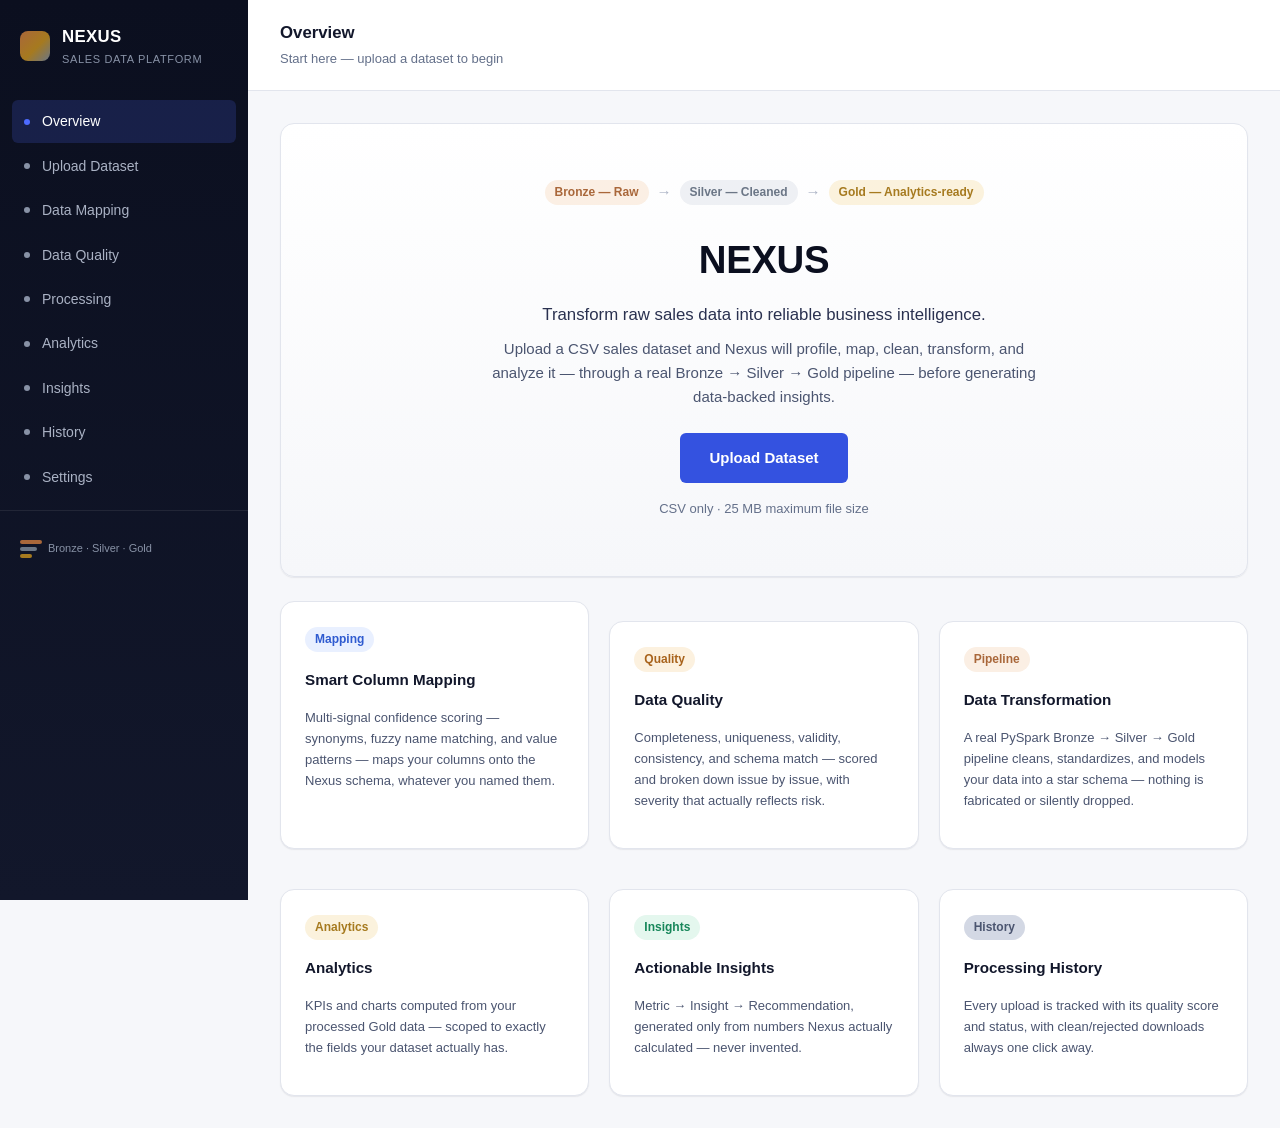
<file: frontend/index.html>
<!DOCTYPE html>
<html lang="en">
<head>
<meta charset="UTF-8">
<meta name="viewport" content="width=device-width, initial-scale=1.0">
<title>Nexus — Sales Data Modernization &amp; Analytics Platform</title>
<link rel="stylesheet" href="css/styles.css">
</head>
<body data-nav="overview">
<div class="app-shell">
  <aside class="sidebar"><div id="sidebar-mount"></div></aside>

  <div class="main">
    <header class="topbar">
      <div>
        <div class="topbar-title">Overview</div>
        <div class="topbar-sub">Start here — upload a dataset to begin</div>
      </div>
    </header>

    <main class="content">

      <section class="card" style="padding: var(--sp-9) var(--sp-7); text-align:center; background: linear-gradient(180deg, var(--surface), var(--canvas));">
        <div style="display:flex; justify-content:center; gap: var(--sp-2); margin-bottom: var(--sp-6);">
          <span class="badge badge-bronze">Bronze — Raw</span>
          <span style="color: var(--slate-300); align-self:center;">→</span>
          <span class="badge badge-silver">Silver — Cleaned</span>
          <span style="color: var(--slate-300); align-self:center;">→</span>
          <span class="badge badge-gold">Gold — Analytics-ready</span>
        </div>
        <h1 style="font-size: 2.4rem; margin-bottom: var(--sp-3);">NEXUS</h1>
        <p style="font-size: 1.05rem; color: var(--ink-700); max-width: 560px; margin: 0 auto var(--sp-2);">
          Transform raw sales data into reliable business intelligence.
        </p>
        <p style="max-width: 560px; margin: 0 auto var(--sp-6);">
          Upload a CSV sales dataset and Nexus will profile, map, clean, transform, and analyze it —
          through a real Bronze → Silver → Gold pipeline — before generating data-backed insights.
        </p>
        <a class="btn btn-primary" href="upload.html" style="padding: 12px 28px; font-size: 0.9375rem;">Upload Dataset</a>
        <div class="text-sm text-muted mt-4">CSV only &middot; 25 MB maximum file size</div>
      </section>

      <div class="grid grid-3 mt-6">
        <div class="card">
          <div class="badge badge-info mb-4">Mapping</div>
          <div class="card-title mb-4">Smart Column Mapping</div>
          <p class="text-sm">Multi-signal confidence scoring — synonyms, fuzzy name matching, and value patterns — maps
             your columns onto the Nexus schema, whatever you named them.</p>
        </div>
        <div class="card">
          <div class="badge badge-warning mb-4">Quality</div>
          <div class="card-title mb-4">Data Quality</div>
          <p class="text-sm">Completeness, uniqueness, validity, consistency, and schema match — scored and broken
             down issue by issue, with severity that actually reflects risk.</p>
        </div>
        <div class="card">
          <div class="badge badge-bronze mb-4">Pipeline</div>
          <div class="card-title mb-4">Data Transformation</div>
          <p class="text-sm">A real PySpark Bronze → Silver → Gold pipeline cleans, standardizes, and models your
             data into a star schema — nothing is fabricated or silently dropped.</p>
        </div>
        <div class="card">
          <div class="badge badge-gold mb-4">Analytics</div>
          <div class="card-title mb-4">Analytics</div>
          <p class="text-sm">KPIs and charts computed from your processed Gold data — scoped to exactly the fields
             your dataset actually has.</p>
        </div>
        <div class="card">
          <div class="badge badge-success mb-4">Insights</div>
          <div class="card-title mb-4">Actionable Insights</div>
          <p class="text-sm">Metric → Insight → Recommendation, generated only from numbers Nexus actually
             calculated — never invented.</p>
        </div>
        <div class="card">
          <div class="badge badge-neutral mb-4">History</div>
          <div class="card-title mb-4">Processing History</div>
          <p class="text-sm">Every upload is tracked with its quality score and status, with clean/rejected
             downloads always one click away.</p>
        </div>
      </div>

    </main>
  </div>
</div>
<script src="js/common.js"></script>
</body>
</html>
</file>
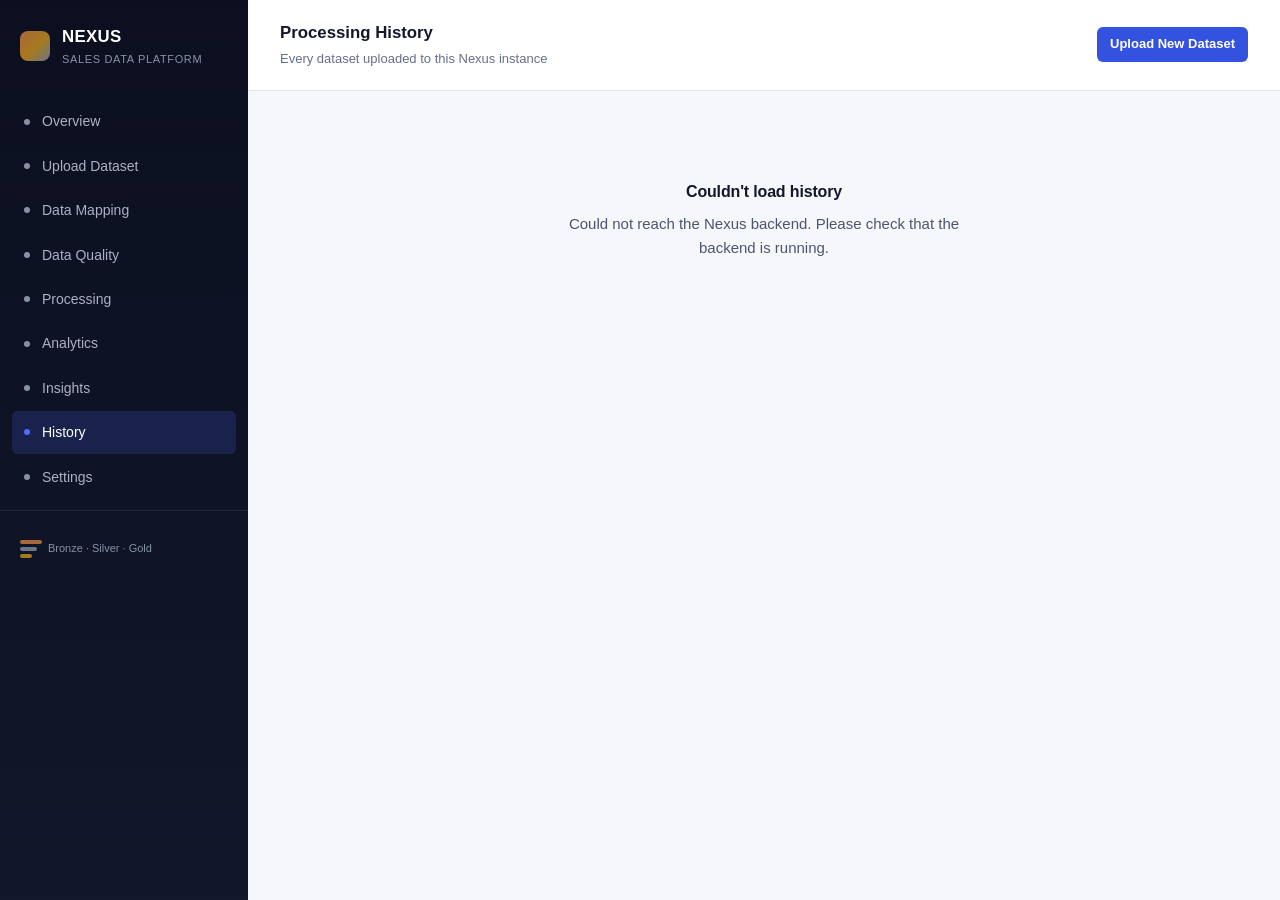
<file: frontend/history.html>
<!DOCTYPE html>
<html lang="en">
<head>
<meta charset="UTF-8">
<meta name="viewport" content="width=device-width, initial-scale=1.0">
<title>History — Nexus</title>
<link rel="stylesheet" href="css/styles.css">
</head>
<body data-nav="history">
<div class="app-shell">
  <aside class="sidebar"><div id="sidebar-mount"></div></aside>

  <div class="main">
    <header class="topbar">
      <div>
        <div class="topbar-title">Processing History</div>
        <div class="topbar-sub">Every dataset uploaded to this Nexus instance</div>
      </div>
      <a class="btn btn-primary btn-sm" href="upload.html">Upload New Dataset</a>
    </header>

    <main class="content">
      <div id="history-body"></div>
    </main>
  </div>
</div>
<script src="js/api.js"></script>
<script src="js/common.js"></script>
<script src="js/history.js"></script>
</body>
</html>
</file>
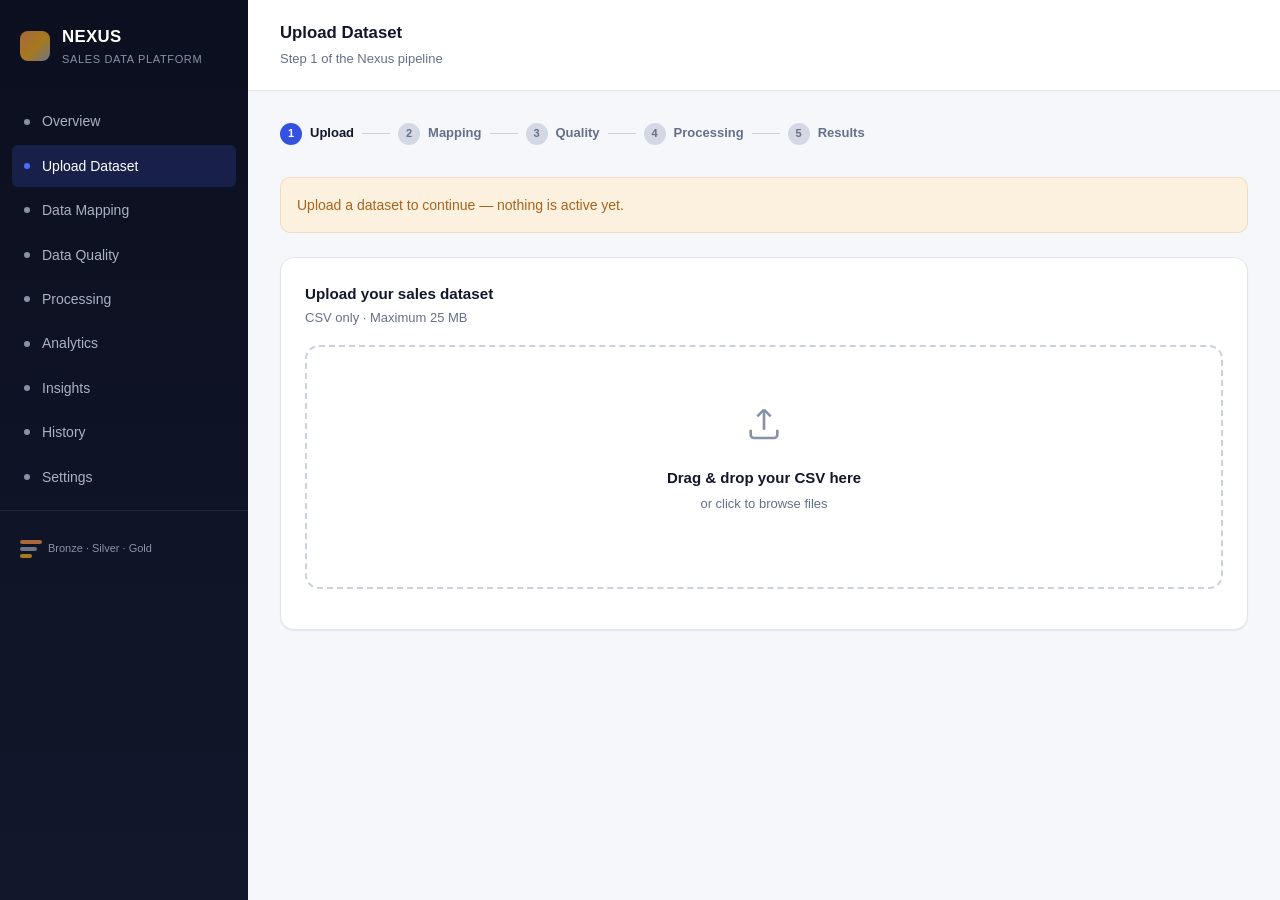
<file: frontend/insights.html>
<!DOCTYPE html>
<html lang="en">
<head>
<meta charset="UTF-8">
<meta name="viewport" content="width=device-width, initial-scale=1.0">
<title>Insights — Nexus</title>
<link rel="stylesheet" href="css/styles.css">
</head>
<body data-nav="insights">
<div class="app-shell">
  <aside class="sidebar"><div id="sidebar-mount"></div></aside>

  <div class="main">
    <header class="topbar">
      <div>
        <div class="topbar-title">Insights &amp; Recommendations</div>
        <div class="topbar-sub">Generated only from metrics Nexus actually calculated</div>
      </div>
      <a class="btn btn-secondary btn-sm" href="analytics.html">← Analytics</a>
    </header>

    <main class="content">
      <div id="insights-body"></div>
    </main>
  </div>
</div>
<script src="js/api.js"></script>
<script src="js/common.js"></script>
<script src="js/insights.js"></script>
</body>
</html>
</file>
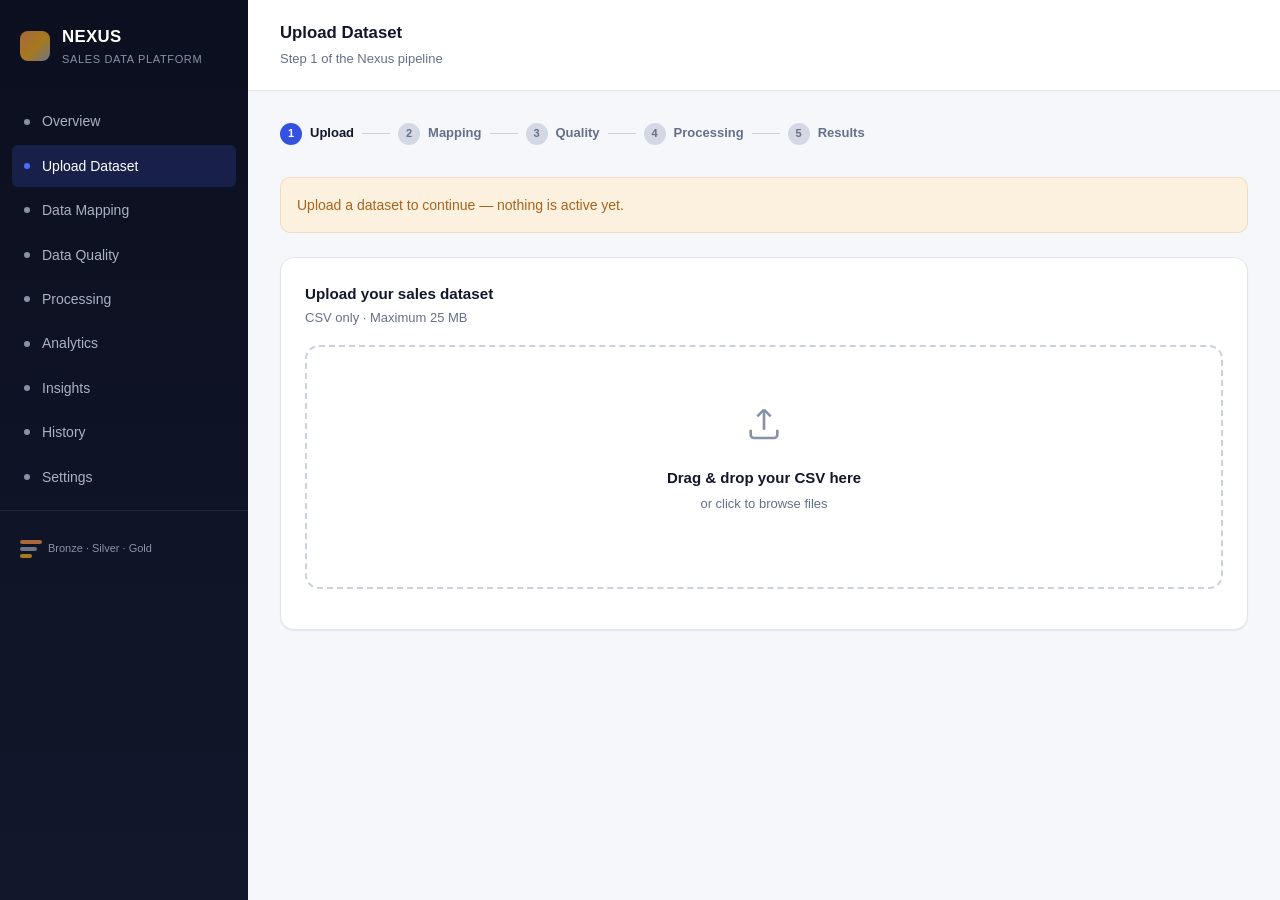
<file: frontend/mapping.html>
<!DOCTYPE html>
<html lang="en">
<head>
<meta charset="UTF-8">
<meta name="viewport" content="width=device-width, initial-scale=1.0">
<title>Data Mapping — Nexus</title>
<link rel="stylesheet" href="css/styles.css">
</head>
<body data-nav="mapping">
<div class="app-shell">
  <aside class="sidebar"><div id="sidebar-mount"></div></aside>

  <div class="main">
    <header class="topbar">
      <div>
        <div class="topbar-title">Data Mapping</div>
        <div class="topbar-sub" id="dataset-sub">Review how your columns map to the Nexus schema</div>
      </div>
      <button class="btn btn-secondary btn-sm" id="regenerate-btn">Regenerate Suggestions</button>
    </header>

    <main class="content">
      <div class="stage-tracker" id="stage-tracker"></div>

      <div id="conflicts-banner"></div>

      <div class="card">
        <div class="card-header">
          <div>
            <div class="card-title">Column mapping</div>
            <div class="card-desc">
              &ge;85% confidence auto-maps &middot; 60&ndash;84% needs review &middot; &lt;60% is left unmapped.
              Change any field below before confirming.
            </div>
          </div>
        </div>
        <div id="mapping-body">${""}</div>
      </div>

      <div class="card">
        <div class="flex-between">
          <div class="text-sm text-muted" id="mapping-summary"></div>
          <button class="btn btn-primary" id="confirm-btn">Confirm Mapping &amp; Continue</button>
        </div>
        <div id="confirm-status" class="mt-4"></div>
      </div>
    </main>
  </div>
</div>
<script src="js/api.js"></script>
<script src="js/common.js"></script>
<script src="js/mapping.js"></script>
</body>
</html>
</file>
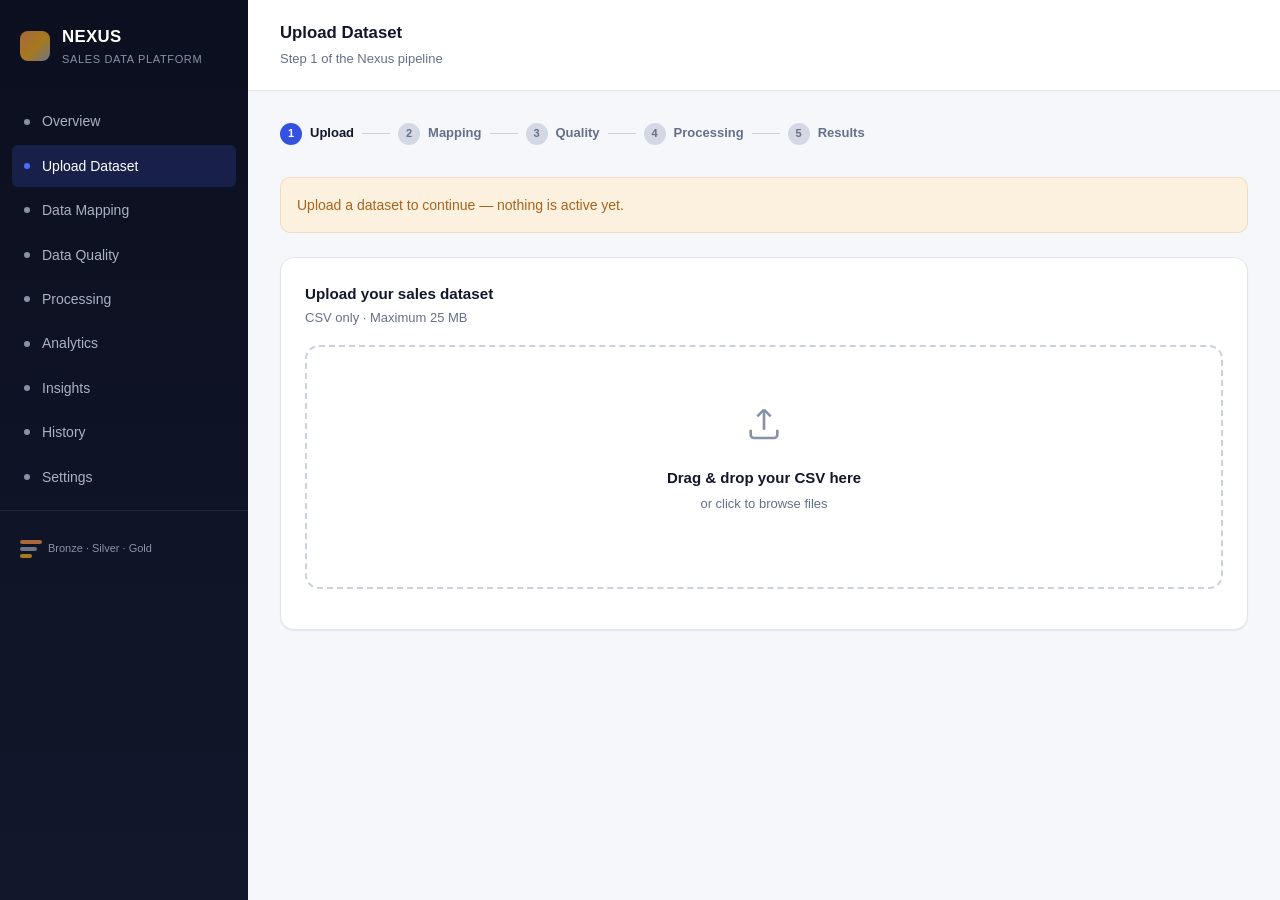
<file: frontend/processing.html>
<!DOCTYPE html>
<html lang="en">
<head>
<meta charset="UTF-8">
<meta name="viewport" content="width=device-width, initial-scale=1.0">
<title>Processing — Nexus</title>
<link rel="stylesheet" href="css/styles.css">
</head>
<body data-nav="processing">
<div class="app-shell">
  <aside class="sidebar"><div id="sidebar-mount"></div></aside>

  <div class="main">
    <header class="topbar">
      <div>
        <div class="topbar-title">Processing</div>
        <div class="topbar-sub">Bronze → Silver → Gold, run in PySpark</div>
      </div>
    </header>

    <main class="content">
      <div class="stage-tracker" id="stage-tracker"></div>
      <div id="processing-body"></div>
    </main>
  </div>
</div>
<script src="js/api.js"></script>
<script src="js/common.js"></script>
<script src="js/processing.js"></script>
</body>
</html>
</file>
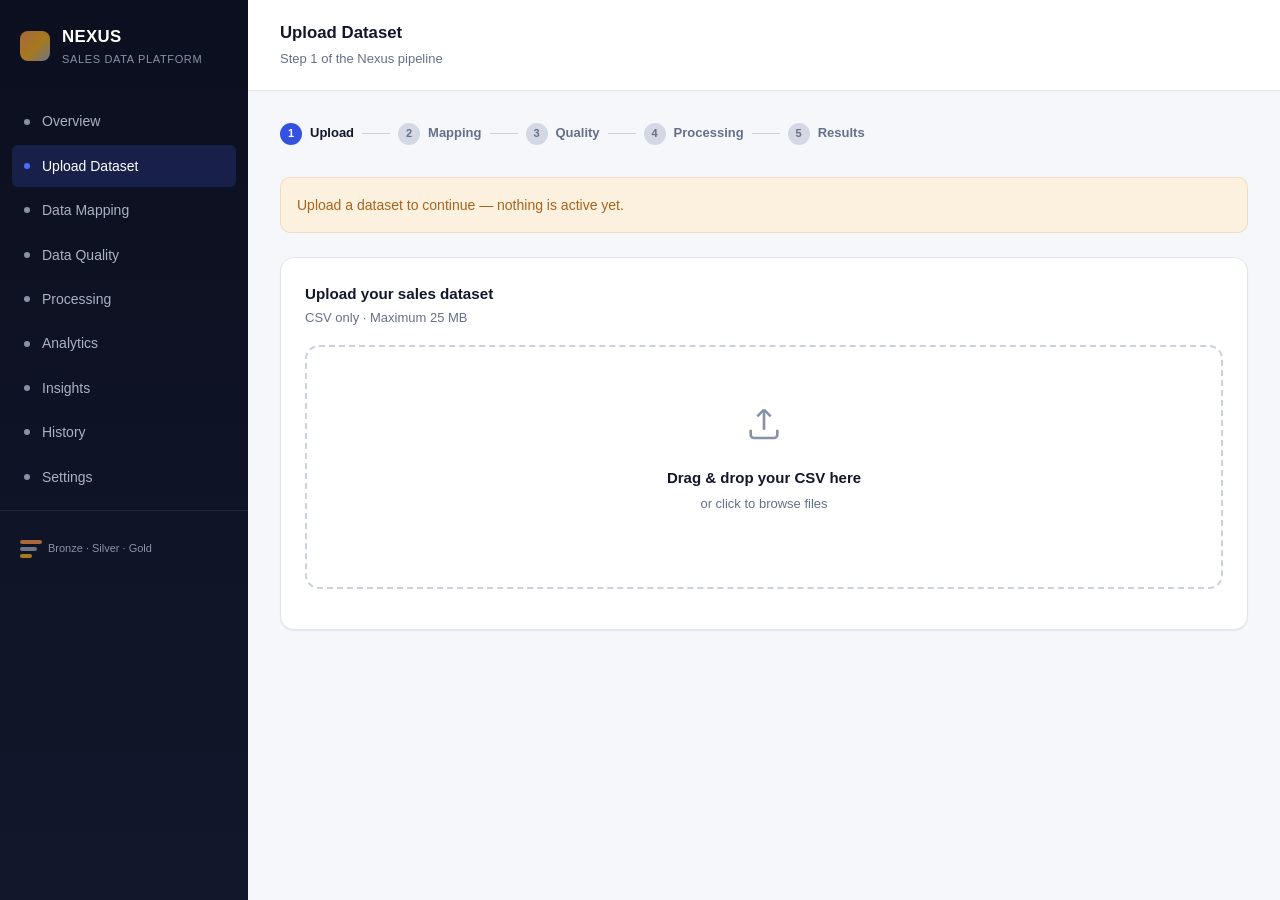
<file: frontend/quality.html>
<!DOCTYPE html>
<html lang="en">
<head>
<meta charset="UTF-8">
<meta name="viewport" content="width=device-width, initial-scale=1.0">
<title>Data Quality — Nexus</title>
<link rel="stylesheet" href="css/styles.css">
</head>
<body data-nav="quality">
<div class="app-shell">
  <aside class="sidebar"><div id="sidebar-mount"></div></aside>

  <div class="main">
    <header class="topbar">
      <div>
        <div class="topbar-title">Data Quality</div>
        <div class="topbar-sub">Computed from your confirmed column mapping</div>
      </div>
      <a class="btn btn-secondary btn-sm" href="mapping.html">← Back to Mapping</a>
    </header>

    <main class="content">
      <div class="stage-tracker" id="stage-tracker"></div>
      <div id="quality-body">${""}</div>
    </main>
  </div>
</div>
<script src="js/api.js"></script>
<script src="js/common.js"></script>
<script src="js/quality.js"></script>
</body>
</html>
</file>
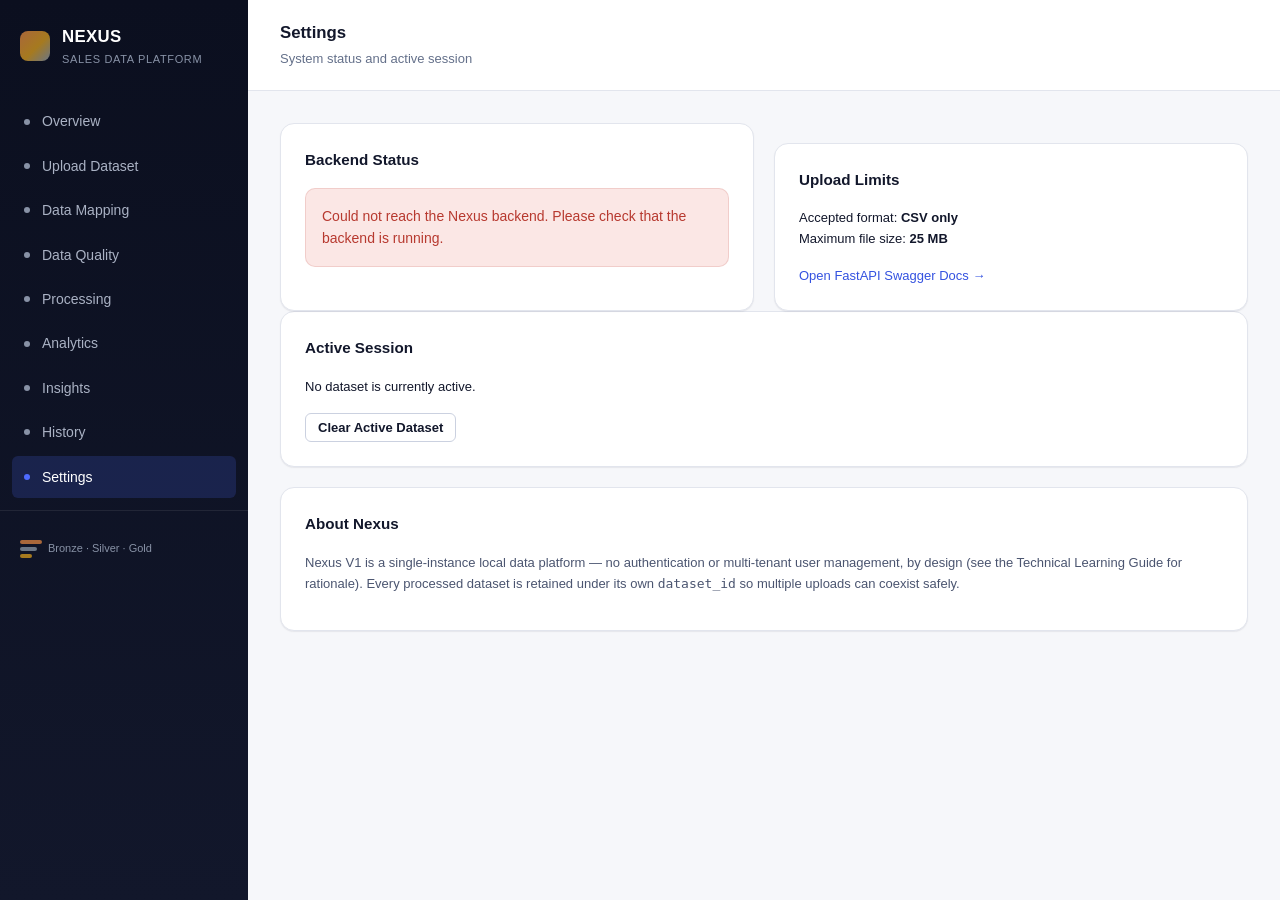
<file: frontend/settings.html>
<!DOCTYPE html>
<html lang="en">
<head>
<meta charset="UTF-8">
<meta name="viewport" content="width=device-width, initial-scale=1.0">
<title>Settings — Nexus</title>
<link rel="stylesheet" href="css/styles.css">
</head>
<body data-nav="settings">
<div class="app-shell">
  <aside class="sidebar"><div id="sidebar-mount"></div></aside>

  <div class="main">
    <header class="topbar">
      <div>
        <div class="topbar-title">Settings</div>
        <div class="topbar-sub">System status and active session</div>
      </div>
    </header>

    <main class="content">
      <div class="grid grid-2">
        <div class="card">
          <div class="card-title mb-4">Backend Status</div>
          <div id="backend-status">${""}</div>
        </div>
        <div class="card">
          <div class="card-title mb-4">Upload Limits</div>
          <div class="text-sm">Accepted format: <strong>CSV only</strong></div>
          <div class="text-sm">Maximum file size: <strong>25 MB</strong></div>
          <div class="text-sm mt-4"><a href="http://localhost:8000/docs" target="_blank" rel="noopener">Open FastAPI Swagger Docs →</a></div>
        </div>
      </div>

      <div class="card">
        <div class="card-title mb-4">Active Session</div>
        <div id="session-info" class="text-sm mb-4"></div>
        <button class="btn btn-secondary btn-sm" id="clear-session-btn">Clear Active Dataset</button>
      </div>

      <div class="card">
        <div class="card-title mb-4">About Nexus</div>
        <p class="text-sm">Nexus V1 is a single-instance local data platform — no authentication or multi-tenant
           user management, by design (see the Technical Learning Guide for rationale). Every processed dataset
           is retained under its own <code>dataset_id</code> so multiple uploads can coexist safely.</p>
      </div>
    </main>
  </div>
</div>
<script src="js/api.js"></script>
<script src="js/common.js"></script>
<script src="js/settings.js"></script>
</body>
</html>
</file>
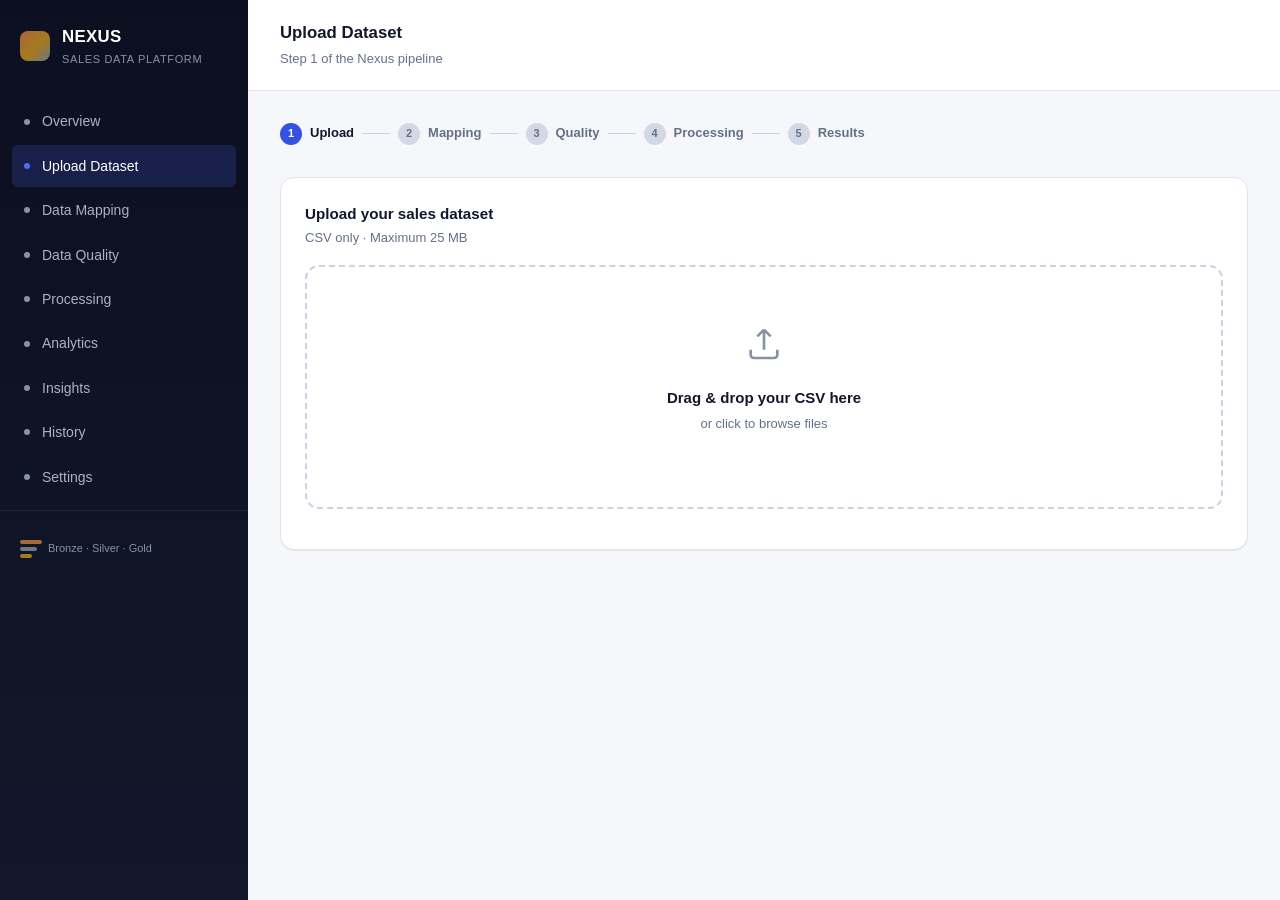
<file: frontend/upload.html>
<!DOCTYPE html>
<html lang="en">
<head>
<meta charset="UTF-8">
<meta name="viewport" content="width=device-width, initial-scale=1.0">
<title>Upload Dataset — Nexus</title>
<link rel="stylesheet" href="css/styles.css">
</head>
<body data-nav="upload">
<div class="app-shell">
  <aside class="sidebar"><div id="sidebar-mount"></div></aside>

  <div class="main">
    <header class="topbar">
      <div>
        <div class="topbar-title">Upload Dataset</div>
        <div class="topbar-sub">Step 1 of the Nexus pipeline</div>
      </div>
    </header>

    <main class="content">
      <div class="stage-tracker" id="stage-tracker"></div>

      <div id="required-banner" class="alert alert-warning mb-6 hidden">
        Upload a dataset to continue — nothing is active yet.
      </div>

      <div class="card">
        <div class="card-header">
          <div>
            <div class="card-title">Upload your sales dataset</div>
            <div class="card-desc">CSV only &middot; Maximum 25 MB</div>
          </div>
        </div>

        <div id="dropzone" class="dropzone">
          <div class="dropzone-icon">
            <svg width="40" height="40" viewBox="0 0 24 24" fill="none" stroke="currentColor" stroke-width="1.6" style="color:var(--slate-400)">
              <path d="M12 16V4M12 4l-4 4M12 4l4 4"/><path d="M4 16v3a2 2 0 0 0 2 2h12a2 2 0 0 0 2-2v-3"/>
            </svg>
          </div>
          <div style="font-weight:600; margin-bottom:4px;">Drag &amp; drop your CSV here</div>
          <div class="text-sm text-muted mb-4">or click to browse files</div>
          <input type="file" id="file-input" accept=".csv" class="hidden">
        </div>

        <div id="file-info" class="mt-4 hidden">
          <div class="flex-between" style="padding: var(--sp-4); background: var(--canvas); border-radius: var(--radius-md);">
            <div>
              <div id="file-name" style="font-weight:600;"></div>
              <div id="file-size" class="text-sm text-muted"></div>
            </div>
            <button class="btn btn-primary" id="upload-btn">Upload</button>
          </div>
        </div>

        <div id="upload-status" class="mt-4"></div>
      </div>

      <div id="profile-card" class="card hidden">
        <div class="card-header">
          <div>
            <div class="card-title">Dataset profile</div>
            <div class="card-desc">What Nexus detected in your file</div>
          </div>
          <a class="btn btn-primary btn-sm" href="mapping.html">Continue to Mapping →</a>
        </div>
        <div id="profile-body"></div>
      </div>

    </main>
  </div>
</div>
<script src="js/api.js"></script>
<script src="js/common.js"></script>
<script src="js/upload.js"></script>
</body>
</html>
</file>
<file: frontend/css/styles.css>
/*
  NEXUS DESIGN SYSTEM
  =====================
  Token system (per frontend-design guidance):

  Color — grounded in the product's own Bronze -> Silver -> Gold pipeline:
    ink-950/900   deep graphite-navy, sidebar + headers (not pure black)
    canvas/surface cool near-white page background / white cards
    accent-600     confident indigo — primary actions, links, focus rings
    bronze/silver/gold — the LITERAL pipeline-stage colors, used as the
      signature element: every stage indicator, progress dot, and data-
      lineage badge in the product uses these three hues consistently,
      so a user learns "bronze = raw, silver = cleaned, gold = analytics-
      ready" purely from color, everywhere in the app.
    success/warning/critical/info — muted, professional semantic colors.

  Type — a technical sans for prose/UI, a monospace face reserved
  specifically for DATA: dataset IDs, confidence scores, row counts,
  column names. That split is a deliberate content-encoding choice, not
  decoration: mono = machine-precise value, sans = human narrative.

  Layout — persistent dark sidebar (the pipeline's spine) + light content
  canvas; a slim horizontal stage-tracker component reused on every
  workflow page so the user always knows where they are (spec section 9).

  Signature — a stacked-layer motif (three horizontal bars, bronze/silver/
  gold) used for loading states and as a quiet section divider glyph.
*/

:root {
  /* --- color: ink / neutrals --- */
  --ink-950: #0b0f1f;
  --ink-900: #12172b;
  --ink-800: #1c2340;
  --ink-700: #2a3150;
  --slate-600: #4b5570;
  --slate-500: #64708a;
  --slate-400: #8892a6;
  --slate-300: #aab2c4;
  --slate-200: #d3d8e4;
  --border: #e2e5ed;
  --border-strong: #cbd1e0;
  --canvas: #f6f7fa;
  --surface: #ffffff;

  /* --- color: accent --- */
  --accent-700: #2740b8;
  --accent-600: #3452e0;
  --accent-500: #4e6bff;
  --accent-100: #e8ecff;

  /* --- color: pipeline stages (signature) --- */
  --bronze: #a9673a;
  --bronze-bg: #fbefe4;
  --silver: #6b7686;
  --silver-bg: #eef0f4;
  --gold: #a67a1f;
  --gold-bg: #fbf2dd;

  /* --- color: semantic --- */
  --success: #17875a;
  --success-bg: #e4f7ee;
  --warning: #a8631c;
  --warning-bg: #fcf1df;
  --critical: #b7392f;
  --critical-bg: #fbe7e5;
  --info: #2f5bd0;
  --info-bg: #e9f0ff;

  /* --- type --- */
  --font-sans: -apple-system, BlinkMacSystemFont, "Segoe UI", Roboto, "Helvetica Neue", Arial, sans-serif;
  --font-mono: ui-monospace, SFMono-Regular, "Roboto Mono", Menlo, Consolas, monospace;

  /* --- spacing scale --- */
  --sp-1: 4px; --sp-2: 8px; --sp-3: 12px; --sp-4: 16px; --sp-5: 20px;
  --sp-6: 24px; --sp-7: 32px; --sp-8: 40px; --sp-9: 56px;

  /* --- radius / shadow --- */
  --radius-sm: 6px;
  --radius-md: 10px;
  --radius-lg: 14px;
  --radius-pill: 999px;
  --shadow-card: 0 1px 2px rgba(15, 23, 42, 0.04), 0 1px 0 rgba(15, 23, 42, 0.03);
  --shadow-pop: 0 12px 32px rgba(15, 23, 42, 0.14);

  --sidebar-w: 248px;
}

* { box-sizing: border-box; }
html, body { height: 100%; }
body {
  margin: 0;
  font-family: var(--font-sans);
  font-size: 15px;
  line-height: 1.6;
  color: var(--ink-900);
  background: var(--canvas);
  -webkit-font-smoothing: antialiased;
}
h1, h2, h3, h4 { margin: 0; font-weight: 650; letter-spacing: -0.01em; color: var(--ink-950); }
p { margin: 0 0 var(--sp-3); color: var(--slate-600); }
a { color: var(--accent-600); text-decoration: none; }
a:hover { text-decoration: underline; }
code, .mono { font-family: var(--font-mono); }

:focus-visible {
  outline: 2px solid var(--accent-500);
  outline-offset: 2px;
  border-radius: var(--radius-sm);
}

@media (prefers-reduced-motion: reduce) {
  * { animation-duration: 0.01ms !important; transition-duration: 0.01ms !important; }
}

/* ===================== APP SHELL ===================== */

.app-shell { display: flex; min-height: 100vh; }

.sidebar {
  width: var(--sidebar-w);
  flex-shrink: 0;
  background: linear-gradient(180deg, var(--ink-950), var(--ink-900));
  color: #fff;
  display: flex;
  flex-direction: column;
  position: sticky;
  top: 0;
  height: 100vh;
}
.sidebar-brand {
  display: flex;
  align-items: center;
  gap: var(--sp-3);
  padding: var(--sp-6) var(--sp-5) var(--sp-5);
}
.brand-mark {
  width: 30px; height: 30px; border-radius: 8px;
  background: linear-gradient(135deg, var(--bronze), var(--gold) 55%, var(--silver));
  flex-shrink: 0;
}
.brand-name { font-weight: 700; font-size: 1.05rem; letter-spacing: 0.02em; color: #fff; }
.brand-sub { font-size: 0.6875rem; color: var(--slate-400); letter-spacing: 0.06em; text-transform: uppercase; }

.sidebar-nav { flex: 1; padding: var(--sp-3) var(--sp-3); display: flex; flex-direction: column; gap: 2px; }
.nav-item {
  display: flex; align-items: center; gap: var(--sp-3);
  padding: 10px var(--sp-3);
  border-radius: var(--radius-sm);
  color: var(--slate-300);
  font-size: 0.875rem; font-weight: 500;
  text-decoration: none;
  transition: background 0.12s ease, color 0.12s ease;
}
.nav-item:hover { background: rgba(255,255,255,0.06); color: #fff; text-decoration: none; }
.nav-item.active { background: rgba(78, 107, 255, 0.18); color: #fff; }
.nav-item .dot { width: 6px; height: 6px; border-radius: 50%; background: var(--slate-400); flex-shrink: 0; }
.nav-item.active .dot { background: var(--accent-500); }
.nav-icon { width: 18px; text-align: center; opacity: 0.9; }

.sidebar-footer { padding: var(--sp-4) var(--sp-5); border-top: 1px solid rgba(255,255,255,0.08); }
.sidebar-footer .env-badge {
  display: inline-flex; align-items: center; gap: 6px;
  font-size: 0.6875rem; color: var(--slate-400);
}

.main {
  flex: 1;
  min-width: 0;
  display: flex;
  flex-direction: column;
}
.topbar {
  display: flex; align-items: center; justify-content: space-between;
  padding: var(--sp-5) var(--sp-7);
  border-bottom: 1px solid var(--border);
  background: var(--surface);
  position: sticky; top: 0; z-index: 5;
}
.topbar-title { font-size: 1.05rem; font-weight: 650; }
.topbar-sub { font-size: 0.8125rem; color: var(--slate-500); margin-top: 2px; }
.content { padding: var(--sp-7); max-width: 1180px; width: 100%; margin: 0 auto; }

/* ===================== STAGE TRACKER (signature) ===================== */

.stage-tracker { display: flex; align-items: center; gap: 0; margin-bottom: var(--sp-7); flex-wrap: wrap; }
.stage-step { display: flex; align-items: center; gap: var(--sp-2); }
.stage-step .stage-dot {
  width: 22px; height: 22px; border-radius: 50%;
  display: flex; align-items: center; justify-content: center;
  font-size: 0.6875rem; font-weight: 700;
  background: var(--slate-200); color: var(--slate-500);
  flex-shrink: 0;
}
.stage-step.done .stage-dot { background: var(--success-bg); color: var(--success); }
.stage-step.current .stage-dot { background: var(--accent-600); color: #fff; }
.stage-step .stage-label { font-size: 0.8125rem; font-weight: 550; color: var(--slate-500); }
.stage-step.current .stage-label, .stage-step.done .stage-label { color: var(--ink-900); }
.stage-line { width: 28px; height: 1px; background: var(--border-strong); margin: 0 var(--sp-2); }
.stage-line.done { background: var(--success); }

/* ===================== LAYER STACK GLYPH (signature) ===================== */

.layer-stack { display: inline-flex; flex-direction: column; gap: 3px; width: 22px; }
.layer-stack span { display: block; height: 4px; border-radius: 2px; }
.layer-stack span:nth-child(1) { background: var(--bronze); width: 100%; }
.layer-stack span:nth-child(2) { background: var(--silver); width: 78%; }
.layer-stack span:nth-child(3) { background: var(--gold); width: 56%; }
.layer-stack.loading span { animation: layer-pulse 1.2s ease-in-out infinite; }
.layer-stack.loading span:nth-child(2) { animation-delay: 0.15s; }
.layer-stack.loading span:nth-child(3) { animation-delay: 0.3s; }
@keyframes layer-pulse { 0%, 100% { opacity: 0.35; } 50% { opacity: 1; } }

/* ===================== CARDS / SECTIONS ===================== */

.card {
  background: var(--surface);
  border: 1px solid var(--border);
  border-radius: var(--radius-lg);
  box-shadow: var(--shadow-card);
  padding: var(--sp-6);
}
.card + .card { margin-top: var(--sp-5); }
.card-header { display: flex; align-items: center; justify-content: space-between; margin-bottom: var(--sp-4); gap: var(--sp-4); }
.card-title { font-size: 0.95rem; font-weight: 650; }
.card-desc { font-size: 0.8125rem; color: var(--slate-500); margin-top: 2px; }

.grid { display: grid; gap: var(--sp-5); }
.grid-2 { grid-template-columns: repeat(2, 1fr); }
.grid-3 { grid-template-columns: repeat(3, 1fr); }
.grid-4 { grid-template-columns: repeat(4, 1fr); }
@media (max-width: 920px) { .grid-2, .grid-3, .grid-4 { grid-template-columns: 1fr 1fr; } }
@media (max-width: 620px) { .grid-2, .grid-3, .grid-4 { grid-template-columns: 1fr; } }

/* ===================== KPI ===================== */

.kpi { display: flex; flex-direction: column; gap: 4px; }
.kpi-label { font-size: 0.75rem; text-transform: uppercase; letter-spacing: 0.05em; color: var(--slate-500); font-weight: 600; }
.kpi-value { font-family: var(--font-mono); font-size: 1.6rem; font-weight: 600; color: var(--ink-950); }
.kpi-value.unavailable { font-family: var(--font-sans); font-size: 0.9375rem; color: var(--slate-400); font-weight: 500; font-style: italic; }
.kpi-sub { font-size: 0.8125rem; color: var(--slate-500); }

/* ===================== BUTTONS ===================== */

.btn {
  display: inline-flex; align-items: center; justify-content: center; gap: var(--sp-2);
  font-family: var(--font-sans); font-size: 0.875rem; font-weight: 600;
  padding: 9px 18px; border-radius: var(--radius-sm);
  border: 1px solid transparent; cursor: pointer;
  transition: background 0.12s ease, border-color 0.12s ease, transform 0.06s ease;
  text-decoration: none;
}
.btn:active { transform: translateY(1px); }
.btn-primary { background: var(--accent-600); color: #fff; }
.btn-primary:hover { background: var(--accent-700); text-decoration: none; }
.btn-primary:disabled { background: var(--slate-300); cursor: not-allowed; }
.btn-secondary { background: var(--surface); color: var(--ink-900); border-color: var(--border-strong); }
.btn-secondary:hover { background: var(--canvas); text-decoration: none; }
.btn-ghost { background: transparent; color: var(--slate-600); }
.btn-ghost:hover { background: var(--canvas); text-decoration: none; }
.btn-sm { padding: 6px 12px; font-size: 0.8125rem; }
.btn-danger { background: var(--critical); color: #fff; }

/* ===================== BADGES / PILLS ===================== */

.badge {
  display: inline-flex; align-items: center; gap: 5px;
  font-size: 0.75rem; font-weight: 600; padding: 3px 10px;
  border-radius: var(--radius-pill);
}
.badge-bronze { background: var(--bronze-bg); color: var(--bronze); }
.badge-silver { background: var(--silver-bg); color: var(--silver); }
.badge-gold { background: var(--gold-bg); color: var(--gold); }
.badge-success { background: var(--success-bg); color: var(--success); }
.badge-warning { background: var(--warning-bg); color: var(--warning); }
.badge-critical { background: var(--critical-bg); color: var(--critical); }
.badge-info { background: var(--info-bg); color: var(--info); }
.badge-neutral { background: var(--slate-200); color: var(--slate-600); }

/* ===================== TABLES ===================== */

.table-wrap { overflow-x: auto; border: 1px solid var(--border); border-radius: var(--radius-md); }
table { width: 100%; border-collapse: collapse; font-size: 0.875rem; }
thead th {
  text-align: left; font-size: 0.6875rem; text-transform: uppercase; letter-spacing: 0.04em;
  color: var(--slate-500); font-weight: 650; padding: var(--sp-3) var(--sp-4);
  background: var(--canvas); border-bottom: 1px solid var(--border);
  white-space: nowrap;
}
tbody td { padding: var(--sp-3) var(--sp-4); border-bottom: 1px solid var(--border); vertical-align: middle; }
tbody tr:last-child td { border-bottom: none; }
tbody tr:hover { background: rgba(78, 107, 255, 0.03); }
td.mono, th.mono { font-family: var(--font-mono); font-size: 0.8125rem; }

/* ===================== FORMS ===================== */

.field { margin-bottom: var(--sp-4); }
.field label { display: block; font-size: 0.8125rem; font-weight: 600; color: var(--ink-800); margin-bottom: 6px; }
select, input[type="text"], input[type="file"] {
  width: 100%; font-family: var(--font-sans); font-size: 0.875rem;
  padding: 9px 12px; border: 1px solid var(--border-strong); border-radius: var(--radius-sm);
  background: var(--surface); color: var(--ink-900);
}
select:focus, input:focus { border-color: var(--accent-500); }

/* ===================== ALERTS / EMPTY / ERROR STATES ===================== */

.alert { display: flex; gap: var(--sp-3); padding: var(--sp-4); border-radius: var(--radius-md); border: 1px solid transparent; font-size: 0.875rem; }
.alert-info { background: var(--info-bg); color: var(--info); border-color: rgba(47,91,208,0.15); }
.alert-success { background: var(--success-bg); color: var(--success); border-color: rgba(23,135,90,0.15); }
.alert-warning { background: var(--warning-bg); color: var(--warning); border-color: rgba(168,99,28,0.15); }
.alert-critical { background: var(--critical-bg); color: var(--critical); border-color: rgba(183,57,47,0.15); }

.empty-state, .error-state {
  text-align: center; padding: var(--sp-9) var(--sp-6);
  color: var(--slate-500);
}
.empty-state h3, .error-state h3 { color: var(--ink-900); margin-bottom: var(--sp-2); font-size: 1rem; }
.empty-state p, .error-state p { max-width: 420px; margin: 0 auto; }

.loading-state { display: flex; flex-direction: column; align-items: center; gap: var(--sp-4); padding: var(--sp-9) 0; color: var(--slate-500); font-size: 0.875rem; }

/* ===================== UPLOAD DROPZONE ===================== */

.dropzone {
  border: 2px dashed var(--border-strong);
  border-radius: var(--radius-lg);
  padding: var(--sp-9) var(--sp-6);
  text-align: center;
  background: var(--surface);
  transition: border-color 0.15s ease, background 0.15s ease;
  cursor: pointer;
}
.dropzone.dragover { border-color: var(--accent-500); background: var(--accent-100); }
.dropzone-icon { margin-bottom: var(--sp-4); }

/* ===================== PROGRESS ===================== */

.progress-track { height: 6px; background: var(--border); border-radius: var(--radius-pill); overflow: hidden; }
.progress-fill { height: 100%; background: linear-gradient(90deg, var(--bronze), var(--gold)); border-radius: var(--radius-pill); transition: width 0.4s ease; }

/* ===================== MISC UTILITIES ===================== */

.flex { display: flex; }
.flex-between { display: flex; align-items: center; justify-content: space-between; }
.flex-col { display: flex; flex-direction: column; }
.gap-2 { gap: var(--sp-2); } .gap-3 { gap: var(--sp-3); } .gap-4 { gap: var(--sp-4); }
.mt-2 { margin-top: var(--sp-2); } .mt-4 { margin-top: var(--sp-4); } .mt-6 { margin-top: var(--sp-6); }
.mb-4 { margin-bottom: var(--sp-4); } .mb-6 { margin-bottom: var(--sp-6); }
.text-sm { font-size: 0.8125rem; } .text-muted { color: var(--slate-500); }
.w-full { width: 100%; }
.hidden { display: none !important; }

@media (max-width: 860px) {
  .sidebar { position: fixed; left: 0; top: 0; bottom: 0; transform: translateX(-100%); z-index: 40; transition: transform 0.2s ease; }
  .sidebar.open { transform: translateX(0); }
  .content { padding: var(--sp-5); }
  .topbar { padding: var(--sp-4) var(--sp-5); }
}

/* ============================================================
   NEXUS ANALYTICS CHARTS
   ============================================================ */

.analytics-chart-card {
  min-width: 0;
  overflow: hidden;
}

.analytics-chart-wrapper {
  position: relative;
  width: 100%;
  height: 340px;
}

.analytics-chart-wrapper canvas {
  width: 100% !important;
  height: 100% !important;
}

.analytics-chart-card .card-header {
  margin-bottom: 18px;
}

@media (max-width: 620px) {

  .analytics-chart-wrapper {
    height: 300px;
  }

}
</file>
